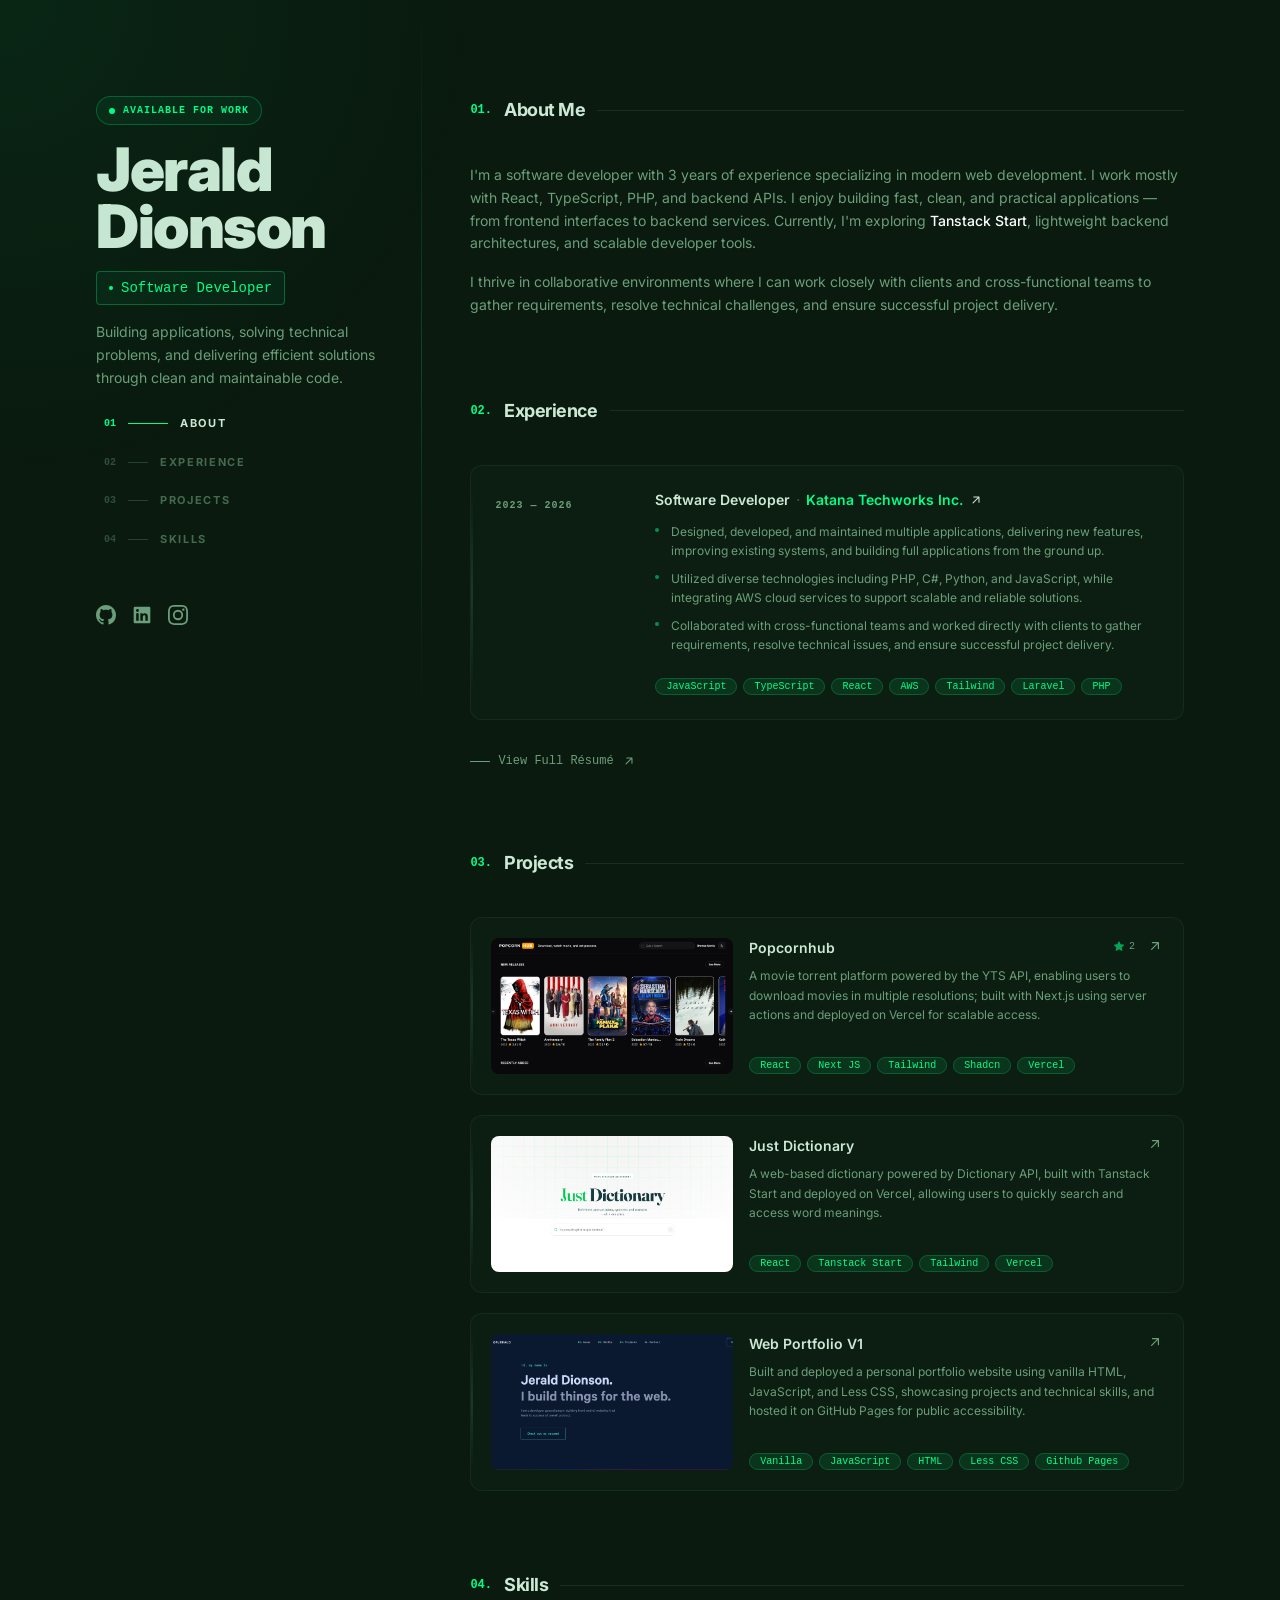
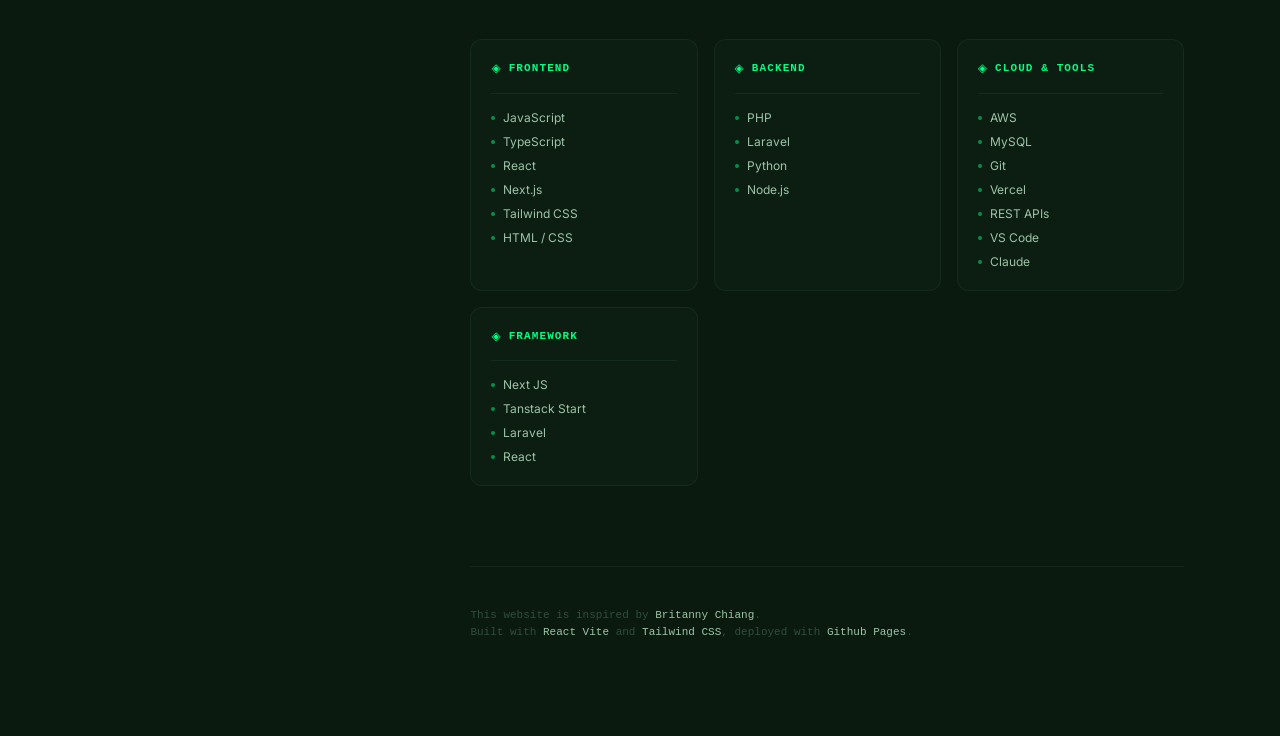
<file: index.html>
<!doctype html>
<html lang="en">
  <head>
    <meta charset="UTF-8" />
    <link rel="shortcut icon" href="/v1/images/vector-profile.jpg" type="image/x-icon">
    <meta name="viewport" content="width=device-width, initial-scale=1.0" />
    <title>Jerald Dionson</title>
    <link rel="preconnect" href="https://fonts.googleapis.com" />
    <link rel="preconnect" href="https://fonts.gstatic.com" crossorigin />
    <link href="https://fonts.googleapis.com/css2?family=Inter:wght@300;400;500;600;700&display=swap" rel="stylesheet" />
    <script type="module" crossorigin src="/assets/index-CzV-Qgep.js"></script>
    <link rel="stylesheet" crossorigin href="/assets/index-CBNiubvi.css">
  </head>
  <body>
    <div id="root"></div>
  </body>
</html>
</file>
<file: assets/index-CBNiubvi.css>
/*! tailwindcss v4.3.0 | MIT License | https://tailwindcss.com */
@layer properties{@supports (((-webkit-hyphens:none)) and (not (margin-trim:inline))) or ((-moz-orient:inline) and (not (color:rgb(from red r g b)))){*,:before,:after,::backdrop{--tw-rotate-x:initial;--tw-rotate-y:initial;--tw-rotate-z:initial;--tw-skew-x:initial;--tw-skew-y:initial;--tw-space-y-reverse:0;--tw-border-style:solid;--tw-gradient-position:initial;--tw-gradient-from:#0000;--tw-gradient-via:#0000;--tw-gradient-to:#0000;--tw-gradient-stops:initial;--tw-gradient-via-stops:initial;--tw-gradient-from-position:0%;--tw-gradient-via-position:50%;--tw-gradient-to-position:100%;--tw-leading:initial;--tw-font-weight:initial;--tw-tracking:initial;--tw-blur:initial;--tw-brightness:initial;--tw-contrast:initial;--tw-grayscale:initial;--tw-hue-rotate:initial;--tw-invert:initial;--tw-opacity:initial;--tw-saturate:initial;--tw-sepia:initial;--tw-drop-shadow:initial;--tw-drop-shadow-color:initial;--tw-drop-shadow-alpha:100%;--tw-drop-shadow-size:initial;--tw-duration:initial;--tw-translate-x:0;--tw-translate-y:0;--tw-translate-z:0;--tw-scale-x:1;--tw-scale-y:1;--tw-scale-z:1;--tw-shadow:0 0 #0000;--tw-shadow-color:initial;--tw-shadow-alpha:100%;--tw-inset-shadow:0 0 #0000;--tw-inset-shadow-color:initial;--tw-inset-shadow-alpha:100%;--tw-ring-color:initial;--tw-ring-shadow:0 0 #0000;--tw-inset-ring-color:initial;--tw-inset-ring-shadow:0 0 #0000;--tw-ring-inset:initial;--tw-ring-offset-width:0px;--tw-ring-offset-color:#fff;--tw-ring-offset-shadow:0 0 #0000}}}@layer theme{:root,:host{--font-sans:"Inter", system-ui, -apple-system, sans-serif;--font-mono:ui-monospace, SFMono-Regular, Menlo, Monaco, Consolas, "Liberation Mono", "Courier New", monospace;--color-black:#000;--color-white:#fff;--spacing:.25rem;--container-7xl:80rem;--text-xs:.75rem;--text-xs--line-height:calc(1 / .75);--text-sm:.875rem;--text-sm--line-height:calc(1.25 / .875);--text-lg:1.125rem;--text-lg--line-height:calc(1.75 / 1.125);--text-3xl:1.875rem;--text-3xl--line-height:calc(2.25 / 1.875);--text-5xl:3rem;--text-5xl--line-height:1;--text-6xl:3.75rem;--text-6xl--line-height:1;--font-weight-medium:500;--font-weight-semibold:600;--font-weight-bold:700;--font-weight-black:900;--tracking-tight:-.025em;--tracking-widest:.1em;--leading-relaxed:1.625;--radius-lg:.5rem;--radius-xl:.75rem;--animate-pulse:pulse 2s cubic-bezier(.4, 0, .6, 1) infinite;--blur-xl:24px;--default-transition-duration:.15s;--default-transition-timing-function:cubic-bezier(.4, 0, .2, 1);--default-font-family:var(--font-sans);--default-mono-font-family:var(--font-mono);--color-navy:#0a1a0f;--color-light-navy:#122a1a;--color-slate:#6b9e7a;--color-light-slate:#9dc4a8;--color-lightest-slate:#cde8d5;--color-teal:#0f8}}@layer base{*,:after,:before,::backdrop{box-sizing:border-box;border:0 solid;margin:0;padding:0}::file-selector-button{box-sizing:border-box;border:0 solid;margin:0;padding:0}html,:host{-webkit-text-size-adjust:100%;tab-size:4;line-height:1.5;font-family:var(--default-font-family,ui-sans-serif, system-ui, sans-serif, "Apple Color Emoji", "Segoe UI Emoji", "Segoe UI Symbol", "Noto Color Emoji");font-feature-settings:var(--default-font-feature-settings,normal);font-variation-settings:var(--default-font-variation-settings,normal);-webkit-tap-highlight-color:transparent}hr{height:0;color:inherit;border-top-width:1px}abbr:where([title]){-webkit-text-decoration:underline dotted;text-decoration:underline dotted}h1,h2,h3,h4,h5,h6{font-size:inherit;font-weight:inherit}a{color:inherit;-webkit-text-decoration:inherit;-webkit-text-decoration:inherit;-webkit-text-decoration:inherit;-webkit-text-decoration:inherit;text-decoration:inherit}b,strong{font-weight:bolder}code,kbd,samp,pre{font-family:var(--default-mono-font-family,ui-monospace, SFMono-Regular, Menlo, Monaco, Consolas, "Liberation Mono", "Courier New", monospace);font-feature-settings:var(--default-mono-font-feature-settings,normal);font-variation-settings:var(--default-mono-font-variation-settings,normal);font-size:1em}small{font-size:80%}sub,sup{vertical-align:baseline;font-size:75%;line-height:0;position:relative}sub{bottom:-.25em}sup{top:-.5em}table{text-indent:0;border-color:inherit;border-collapse:collapse}:-moz-focusring{outline:auto}progress{vertical-align:baseline}summary{display:list-item}ol,ul,menu{list-style:none}img,svg,video,canvas,audio,iframe,embed,object{vertical-align:middle;display:block}img,video{max-width:100%;height:auto}button,input,select,optgroup,textarea{font:inherit;font-feature-settings:inherit;font-variation-settings:inherit;letter-spacing:inherit;color:inherit;opacity:1;background-color:#0000;border-radius:0}::file-selector-button{font:inherit;font-feature-settings:inherit;font-variation-settings:inherit;letter-spacing:inherit;color:inherit;opacity:1;background-color:#0000;border-radius:0}:where(select:is([multiple],[size])) optgroup{font-weight:bolder}:where(select:is([multiple],[size])) optgroup option{padding-inline-start:20px}::file-selector-button{margin-inline-end:4px}::placeholder{opacity:1}@supports (not ((-webkit-appearance:-apple-pay-button))) or (contain-intrinsic-size:1px){::placeholder{color:currentColor}@supports (color:color-mix(in lab, red, red)){::placeholder{color:color-mix(in oklab, currentcolor 50%, transparent)}}}textarea{resize:vertical}::-webkit-search-decoration{-webkit-appearance:none}::-webkit-date-and-time-value{min-height:1lh;text-align:inherit}::-webkit-datetime-edit{display:inline-flex}::-webkit-datetime-edit-fields-wrapper{padding:0}::-webkit-datetime-edit{padding-block:0}::-webkit-datetime-edit-year-field{padding-block:0}::-webkit-datetime-edit-month-field{padding-block:0}::-webkit-datetime-edit-day-field{padding-block:0}::-webkit-datetime-edit-hour-field{padding-block:0}::-webkit-datetime-edit-minute-field{padding-block:0}::-webkit-datetime-edit-second-field{padding-block:0}::-webkit-datetime-edit-millisecond-field{padding-block:0}::-webkit-datetime-edit-meridiem-field{padding-block:0}::-webkit-calendar-picker-indicator{line-height:1}:-moz-ui-invalid{box-shadow:none}button,input:where([type=button],[type=reset],[type=submit]){appearance:button}::file-selector-button{appearance:button}::-webkit-inner-spin-button{height:auto}::-webkit-outer-spin-button{height:auto}[hidden]:where(:not([hidden=until-found])){display:none!important}}@layer components;@layer utilities{.pointer-events-none{pointer-events:none}.absolute{position:absolute}.fixed{position:fixed}.relative{position:relative}.inset-0{inset:calc(var(--spacing) * 0)}.-top-6{top:calc(var(--spacing) * -6)}.top-0{top:calc(var(--spacing) * 0)}.top-5{top:calc(var(--spacing) * 5)}.top-6{top:calc(var(--spacing) * 6)}.-right-6{right:calc(var(--spacing) * -6)}.right-0{right:calc(var(--spacing) * 0)}.bottom-5{bottom:calc(var(--spacing) * 5)}.bottom-6{bottom:calc(var(--spacing) * 6)}.left-0{left:calc(var(--spacing) * 0)}.z-30{z-index:30}.mx-auto{margin-inline:auto}.mt-1\.5{margin-top:calc(var(--spacing) * 1.5)}.mt-3{margin-top:calc(var(--spacing) * 3)}.mt-4{margin-top:calc(var(--spacing) * 4)}.mt-6{margin-top:calc(var(--spacing) * 6)}.mt-12{margin-top:calc(var(--spacing) * 12)}.mb-2{margin-bottom:calc(var(--spacing) * 2)}.mb-3{margin-bottom:calc(var(--spacing) * 3)}.mb-4{margin-bottom:calc(var(--spacing) * 4)}.mb-10{margin-bottom:calc(var(--spacing) * 10)}.block{display:block}.flex{display:flex}.grid{display:grid}.hidden{display:none}.inline{display:inline}.inline-flex{display:inline-flex}.h-1{height:calc(var(--spacing) * 1)}.h-1\.5{height:calc(var(--spacing) * 1.5)}.h-3{height:calc(var(--spacing) * 3)}.h-3\.5{height:calc(var(--spacing) * 3.5)}.h-4{height:calc(var(--spacing) * 4)}.h-5{height:calc(var(--spacing) * 5)}.h-16{height:calc(var(--spacing) * 16)}.h-full{height:100%}.h-px{height:1px}.w-0\.5{width:calc(var(--spacing) * .5)}.w-1{width:calc(var(--spacing) * 1)}.w-1\.5{width:calc(var(--spacing) * 1.5)}.w-3{width:calc(var(--spacing) * 3)}.w-3\.5{width:calc(var(--spacing) * 3.5)}.w-4{width:calc(var(--spacing) * 4)}.w-5{width:calc(var(--spacing) * 5)}.w-10{width:calc(var(--spacing) * 10)}.w-16{width:calc(var(--spacing) * 16)}.w-full{width:100%}.w-px{width:1px}.max-w-7xl{max-width:var(--container-7xl)}.max-w-70{max-width:calc(var(--spacing) * 70)}.flex-1{flex:1}.shrink-0{flex-shrink:0}.transform{transform:var(--tw-rotate-x,) var(--tw-rotate-y,) var(--tw-rotate-z,) var(--tw-skew-x,) var(--tw-skew-y,)}.animate-pulse{animation:var(--animate-pulse)}.scroll-mt-20{scroll-margin-top:calc(var(--spacing) * 20)}.grid-cols-1{grid-template-columns:repeat(1,minmax(0,1fr))}.flex-col{flex-direction:column}.flex-wrap{flex-wrap:wrap}.items-center{align-items:center}.items-start{align-items:flex-start}.justify-between{justify-content:space-between}.justify-center{justify-content:center}.gap-1{gap:calc(var(--spacing) * 1)}.gap-1\.5{gap:calc(var(--spacing) * 1.5)}.gap-2{gap:calc(var(--spacing) * 2)}.gap-3{gap:calc(var(--spacing) * 3)}.gap-4{gap:calc(var(--spacing) * 4)}:where(.space-y-0\.5>:not(:last-child)){--tw-space-y-reverse:0;margin-block-start:calc(calc(var(--spacing) * .5) * var(--tw-space-y-reverse));margin-block-end:calc(calc(var(--spacing) * .5) * calc(1 - var(--tw-space-y-reverse)))}:where(.space-y-2>:not(:last-child)){--tw-space-y-reverse:0;margin-block-start:calc(calc(var(--spacing) * 2) * var(--tw-space-y-reverse));margin-block-end:calc(calc(var(--spacing) * 2) * calc(1 - var(--tw-space-y-reverse)))}:where(.space-y-4>:not(:last-child)){--tw-space-y-reverse:0;margin-block-start:calc(calc(var(--spacing) * 4) * var(--tw-space-y-reverse));margin-block-end:calc(calc(var(--spacing) * 4) * calc(1 - var(--tw-space-y-reverse)))}:where(.space-y-5>:not(:last-child)){--tw-space-y-reverse:0;margin-block-start:calc(calc(var(--spacing) * 5) * var(--tw-space-y-reverse));margin-block-end:calc(calc(var(--spacing) * 5) * calc(1 - var(--tw-space-y-reverse)))}.overflow-hidden{overflow:hidden}.rounded{border-radius:.25rem}.rounded-full{border-radius:3.40282e38px}.rounded-lg{border-radius:var(--radius-lg)}.rounded-xl{border-radius:var(--radius-xl)}.rounded-r{border-top-right-radius:.25rem;border-bottom-right-radius:.25rem}.border{border-style:var(--tw-border-style);border-width:1px}.border-t{border-top-style:var(--tw-border-style);border-top-width:1px}.border-slate\/10{border-color:#6b9e7a1a}@supports (color:color-mix(in lab, red, red)){.border-slate\/10{border-color:color-mix(in oklab, var(--color-slate) 10%, transparent)}}.border-teal\/20{border-color:#0f83}@supports (color:color-mix(in lab, red, red)){.border-teal\/20{border-color:color-mix(in oklab, var(--color-teal) 20%, transparent)}}.border-teal\/25{border-color:#00ff8840}@supports (color:color-mix(in lab, red, red)){.border-teal\/25{border-color:color-mix(in oklab, var(--color-teal) 25%, transparent)}}.border-teal\/30{border-color:#00ff884d}@supports (color:color-mix(in lab, red, red)){.border-teal\/30{border-color:color-mix(in oklab, var(--color-teal) 30%, transparent)}}.bg-current{background-color:currentColor}.bg-light-navy\/30{background-color:#122a1a4d}@supports (color:color-mix(in lab, red, red)){.bg-light-navy\/30{background-color:color-mix(in oklab, var(--color-light-navy) 30%, transparent)}}.bg-navy{background-color:var(--color-navy)}.bg-navy\/60{background-color:#0a1a0f99}@supports (color:color-mix(in lab, red, red)){.bg-navy\/60{background-color:color-mix(in oklab, var(--color-navy) 60%, transparent)}}.bg-slate\/10{background-color:#6b9e7a1a}@supports (color:color-mix(in lab, red, red)){.bg-slate\/10{background-color:color-mix(in oklab, var(--color-slate) 10%, transparent)}}.bg-slate\/15{background-color:#6b9e7a26}@supports (color:color-mix(in lab, red, red)){.bg-slate\/15{background-color:color-mix(in oklab, var(--color-slate) 15%, transparent)}}.bg-slate\/30{background-color:#6b9e7a4d}@supports (color:color-mix(in lab, red, red)){.bg-slate\/30{background-color:color-mix(in oklab, var(--color-slate) 30%, transparent)}}.bg-teal{background-color:var(--color-teal)}.bg-teal\/5{background-color:#00ff880d}@supports (color:color-mix(in lab, red, red)){.bg-teal\/5{background-color:color-mix(in oklab, var(--color-teal) 5%, transparent)}}.bg-teal\/10{background-color:#00ff881a}@supports (color:color-mix(in lab, red, red)){.bg-teal\/10{background-color:color-mix(in oklab, var(--color-teal) 10%, transparent)}}.bg-teal\/50{background-color:#00ff8880}@supports (color:color-mix(in lab, red, red)){.bg-teal\/50{background-color:color-mix(in oklab, var(--color-teal) 50%, transparent)}}.bg-linear-to-b{--tw-gradient-position:to bottom}@supports (background-image:linear-gradient(in lab, red, red)){.bg-linear-to-b{--tw-gradient-position:to bottom in oklab}}.bg-linear-to-b{background-image:linear-gradient(var(--tw-gradient-stops))}.bg-linear-to-br{--tw-gradient-position:to bottom right}@supports (background-image:linear-gradient(in lab, red, red)){.bg-linear-to-br{--tw-gradient-position:to bottom right in oklab}}.bg-linear-to-br{background-image:linear-gradient(var(--tw-gradient-stops))}.from-teal\/10{--tw-gradient-from:#00ff881a}@supports (color:color-mix(in lab, red, red)){.from-teal\/10{--tw-gradient-from:color-mix(in oklab, var(--color-teal) 10%, transparent)}}.from-teal\/10{--tw-gradient-stops:var(--tw-gradient-via-stops,var(--tw-gradient-position), var(--tw-gradient-from) var(--tw-gradient-from-position), var(--tw-gradient-to) var(--tw-gradient-to-position))}.from-transparent{--tw-gradient-from:transparent;--tw-gradient-stops:var(--tw-gradient-via-stops,var(--tw-gradient-position), var(--tw-gradient-from) var(--tw-gradient-from-position), var(--tw-gradient-to) var(--tw-gradient-to-position))}.via-navy{--tw-gradient-via:var(--color-navy);--tw-gradient-via-stops:var(--tw-gradient-position), var(--tw-gradient-from) var(--tw-gradient-from-position), var(--tw-gradient-via) var(--tw-gradient-via-position), var(--tw-gradient-to) var(--tw-gradient-to-position);--tw-gradient-stops:var(--tw-gradient-via-stops)}.via-slate\/20{--tw-gradient-via:#6b9e7a33}@supports (color:color-mix(in lab, red, red)){.via-slate\/20{--tw-gradient-via:color-mix(in oklab, var(--color-slate) 20%, transparent)}}.via-slate\/20{--tw-gradient-via-stops:var(--tw-gradient-position), var(--tw-gradient-from) var(--tw-gradient-from-position), var(--tw-gradient-via) var(--tw-gradient-via-position), var(--tw-gradient-to) var(--tw-gradient-to-position);--tw-gradient-stops:var(--tw-gradient-via-stops)}.via-teal\/20{--tw-gradient-via:#0f83}@supports (color:color-mix(in lab, red, red)){.via-teal\/20{--tw-gradient-via:color-mix(in oklab, var(--color-teal) 20%, transparent)}}.via-teal\/20{--tw-gradient-via-stops:var(--tw-gradient-position), var(--tw-gradient-from) var(--tw-gradient-from-position), var(--tw-gradient-via) var(--tw-gradient-via-position), var(--tw-gradient-to) var(--tw-gradient-to-position);--tw-gradient-stops:var(--tw-gradient-via-stops)}.to-light-navy{--tw-gradient-to:var(--color-light-navy);--tw-gradient-stops:var(--tw-gradient-via-stops,var(--tw-gradient-position), var(--tw-gradient-from) var(--tw-gradient-from-position), var(--tw-gradient-to) var(--tw-gradient-to-position))}.to-transparent{--tw-gradient-to:transparent;--tw-gradient-stops:var(--tw-gradient-via-stops,var(--tw-gradient-position), var(--tw-gradient-from) var(--tw-gradient-from-position), var(--tw-gradient-to) var(--tw-gradient-to-position))}.object-cover{object-fit:cover}.p-5{padding:calc(var(--spacing) * 5)}.p-6{padding:calc(var(--spacing) * 6)}.px-2\.5{padding-inline:calc(var(--spacing) * 2.5)}.px-3{padding-inline:calc(var(--spacing) * 3)}.px-6{padding-inline:calc(var(--spacing) * 6)}.py-0\.5{padding-block:calc(var(--spacing) * .5)}.py-1\.5{padding-block:calc(var(--spacing) * 1.5)}.py-2\.5{padding-block:calc(var(--spacing) * 2.5)}.pt-10{padding-top:calc(var(--spacing) * 10)}.pt-12{padding-top:calc(var(--spacing) * 12)}.pt-16{padding-top:calc(var(--spacing) * 16)}.pb-16{padding-bottom:calc(var(--spacing) * 16)}.pb-20{padding-bottom:calc(var(--spacing) * 20)}.text-right{text-align:right}.font-mono{font-family:var(--font-mono)}.font-sans{font-family:var(--font-sans)}.text-3xl{font-size:var(--text-3xl);line-height:var(--tw-leading,var(--text-3xl--line-height))}.text-5xl{font-size:var(--text-5xl);line-height:var(--tw-leading,var(--text-5xl--line-height))}.text-lg{font-size:var(--text-lg);line-height:var(--tw-leading,var(--text-lg--line-height))}.text-sm{font-size:var(--text-sm);line-height:var(--tw-leading,var(--text-sm--line-height))}.text-xs{font-size:var(--text-xs);line-height:var(--tw-leading,var(--text-xs--line-height))}.text-\[10px\]{font-size:10px}.text-\[11px\]{font-size:11px}.leading-\[0\.95\]{--tw-leading:.95;line-height:.95}.leading-relaxed{--tw-leading:var(--leading-relaxed);line-height:var(--leading-relaxed)}.font-black{--tw-font-weight:var(--font-weight-black);font-weight:var(--font-weight-black)}.font-bold{--tw-font-weight:var(--font-weight-bold);font-weight:var(--font-weight-bold)}.font-medium{--tw-font-weight:var(--font-weight-medium);font-weight:var(--font-weight-medium)}.font-semibold{--tw-font-weight:var(--font-weight-semibold);font-weight:var(--font-weight-semibold)}.tracking-\[0\.15em\]{--tw-tracking:.15em;letter-spacing:.15em}.tracking-tight{--tw-tracking:var(--tracking-tight);letter-spacing:var(--tracking-tight)}.tracking-widest{--tw-tracking:var(--tracking-widest);letter-spacing:var(--tracking-widest)}.whitespace-nowrap{white-space:nowrap}.text-light-slate{color:var(--color-light-slate)}.text-lightest-slate{color:var(--color-lightest-slate)}.text-slate{color:var(--color-slate)}.text-slate\/40{color:#6b9e7a66}@supports (color:color-mix(in lab, red, red)){.text-slate\/40{color:color-mix(in oklab, var(--color-slate) 40%, transparent)}}.text-slate\/60{color:#6b9e7a99}@supports (color:color-mix(in lab, red, red)){.text-slate\/60{color:color-mix(in oklab, var(--color-slate) 60%, transparent)}}.text-teal{color:var(--color-teal)}.text-teal\/20{color:#0f83}@supports (color:color-mix(in lab, red, red)){.text-teal\/20{color:color-mix(in oklab, var(--color-teal) 20%, transparent)}}.text-teal\/60{color:#0f89}@supports (color:color-mix(in lab, red, red)){.text-teal\/60{color:color-mix(in oklab, var(--color-teal) 60%, transparent)}}.text-white{color:var(--color-white)}.uppercase{text-transform:uppercase}.opacity-0{opacity:0}.blur-xl{--tw-blur:blur(var(--blur-xl));filter:var(--tw-blur,) var(--tw-brightness,) var(--tw-contrast,) var(--tw-grayscale,) var(--tw-hue-rotate,) var(--tw-invert,) var(--tw-saturate,) var(--tw-sepia,) var(--tw-drop-shadow,)}.filter{filter:var(--tw-blur,) var(--tw-brightness,) var(--tw-contrast,) var(--tw-grayscale,) var(--tw-hue-rotate,) var(--tw-invert,) var(--tw-saturate,) var(--tw-sepia,) var(--tw-drop-shadow,)}.transition{transition-property:color,background-color,border-color,outline-color,text-decoration-color,fill,stroke,--tw-gradient-from,--tw-gradient-via,--tw-gradient-to,opacity,box-shadow,transform,translate,scale,rotate,filter,-webkit-backdrop-filter,backdrop-filter,display,content-visibility,overlay,pointer-events;transition-timing-function:var(--tw-ease,var(--default-transition-timing-function));transition-duration:var(--tw-duration,var(--default-transition-duration))}.transition-all{transition-property:all;transition-timing-function:var(--tw-ease,var(--default-transition-timing-function));transition-duration:var(--tw-duration,var(--default-transition-duration))}.transition-colors{transition-property:color,background-color,border-color,outline-color,text-decoration-color,fill,stroke,--tw-gradient-from,--tw-gradient-via,--tw-gradient-to;transition-timing-function:var(--tw-ease,var(--default-transition-timing-function));transition-duration:var(--tw-duration,var(--default-transition-duration))}.transition-opacity{transition-property:opacity;transition-timing-function:var(--tw-ease,var(--default-transition-timing-function));transition-duration:var(--tw-duration,var(--default-transition-duration))}.transition-transform{transition-property:transform,translate,scale,rotate;transition-timing-function:var(--tw-ease,var(--default-transition-timing-function));transition-duration:var(--tw-duration,var(--default-transition-duration))}.duration-200{--tw-duration:.2s;transition-duration:.2s}.duration-300{--tw-duration:.3s;transition-duration:.3s}.duration-500{--tw-duration:.5s;transition-duration:.5s}@media (hover:hover){.group-hover\:w-8:is(:where(.group):hover *){width:calc(var(--spacing) * 8)}.group-hover\:w-10:is(:where(.group):hover *){width:calc(var(--spacing) * 10)}.group-hover\:translate-x-0\.5:is(:where(.group):hover *){--tw-translate-x:calc(var(--spacing) * .5);translate:var(--tw-translate-x) var(--tw-translate-y)}.group-hover\:-translate-y-0\.5:is(:where(.group):hover *){--tw-translate-y:calc(var(--spacing) * -.5);translate:var(--tw-translate-x) var(--tw-translate-y)}.group-hover\:scale-105:is(:where(.group):hover *){--tw-scale-x:105%;--tw-scale-y:105%;--tw-scale-z:105%;scale:var(--tw-scale-x) var(--tw-scale-y)}.group-hover\:bg-slate\/60:is(:where(.group):hover *){background-color:#6b9e7a99}@supports (color:color-mix(in lab, red, red)){.group-hover\:bg-slate\/60:is(:where(.group):hover *){background-color:color-mix(in oklab, var(--color-slate) 60%, transparent)}}.group-hover\:bg-teal:is(:where(.group):hover *){background-color:var(--color-teal)}.group-hover\:bg-teal\/20:is(:where(.group):hover *){background-color:#0f83}@supports (color:color-mix(in lab, red, red)){.group-hover\:bg-teal\/20:is(:where(.group):hover *){background-color:color-mix(in oklab, var(--color-teal) 20%, transparent)}}.group-hover\:via-teal:is(:where(.group):hover *){--tw-gradient-via:var(--color-teal);--tw-gradient-via-stops:var(--tw-gradient-position), var(--tw-gradient-from) var(--tw-gradient-from-position), var(--tw-gradient-via) var(--tw-gradient-via-position), var(--tw-gradient-to) var(--tw-gradient-to-position);--tw-gradient-stops:var(--tw-gradient-via-stops)}.group-hover\:text-lightest-slate:is(:where(.group):hover *){color:var(--color-lightest-slate)}.group-hover\:text-slate\/70:is(:where(.group):hover *){color:#6b9e7ab3}@supports (color:color-mix(in lab, red, red)){.group-hover\:text-slate\/70:is(:where(.group):hover *){color:color-mix(in oklab, var(--color-slate) 70%, transparent)}}.group-hover\:opacity-100:is(:where(.group):hover *){opacity:1}.hover\:-translate-y-0\.5:hover{--tw-translate-y:calc(var(--spacing) * -.5);translate:var(--tw-translate-x) var(--tw-translate-y)}.hover\:border-teal\/30:hover{border-color:#00ff884d}@supports (color:color-mix(in lab, red, red)){.hover\:border-teal\/30:hover{border-color:color-mix(in oklab, var(--color-teal) 30%, transparent)}}.hover\:bg-light-navy\/50:hover{background-color:#122a1a80}@supports (color:color-mix(in lab, red, red)){.hover\:bg-light-navy\/50:hover{background-color:color-mix(in oklab, var(--color-light-navy) 50%, transparent)}}.hover\:bg-light-navy\/60:hover{background-color:#122a1a99}@supports (color:color-mix(in lab, red, red)){.hover\:bg-light-navy\/60:hover{background-color:color-mix(in oklab, var(--color-light-navy) 60%, transparent)}}.hover\:text-teal:hover{color:var(--color-teal)}.hover\:shadow-lg:hover{--tw-shadow:0 10px 15px -3px var(--tw-shadow-color,#0000001a), 0 4px 6px -4px var(--tw-shadow-color,#0000001a);box-shadow:var(--tw-inset-shadow), var(--tw-inset-ring-shadow), var(--tw-ring-offset-shadow), var(--tw-ring-shadow), var(--tw-shadow)}.hover\:shadow-xl:hover{--tw-shadow:0 20px 25px -5px var(--tw-shadow-color,#0000001a), 0 8px 10px -6px var(--tw-shadow-color,#0000001a);box-shadow:var(--tw-inset-shadow), var(--tw-inset-ring-shadow), var(--tw-ring-offset-shadow), var(--tw-ring-shadow), var(--tw-shadow)}.hover\:shadow-black\/20:hover{--tw-shadow-color:#0003}@supports (color:color-mix(in lab, red, red)){.hover\:shadow-black\/20:hover{--tw-shadow-color:color-mix(in oklab, color-mix(in oklab, var(--color-black) 20%, transparent) var(--tw-shadow-alpha), transparent)}}.hover\:shadow-teal\/5:hover{--tw-shadow-color:#00ff880d}@supports (color:color-mix(in lab, red, red)){.hover\:shadow-teal\/5:hover{--tw-shadow-color:color-mix(in oklab, color-mix(in oklab, var(--color-teal) 5%, transparent) var(--tw-shadow-alpha), transparent)}}}@media (width>=40rem){.sm\:col-span-3{grid-column:span 3/span 3}.sm\:col-span-5{grid-column:span 5/span 5}.sm\:mb-0{margin-bottom:calc(var(--spacing) * 0)}.sm\:flex{display:flex}.sm\:w-32{width:calc(var(--spacing) * 32)}.sm\:grid-cols-3{grid-template-columns:repeat(3,minmax(0,1fr))}.sm\:grid-cols-8{grid-template-columns:repeat(8,minmax(0,1fr))}.sm\:items-start{align-items:flex-start}.sm\:gap-8{gap:calc(var(--spacing) * 8)}.sm\:text-6xl{font-size:var(--text-6xl);line-height:var(--tw-leading,var(--text-6xl--line-height))}}@media (width>=48rem){.md\:px-12{padding-inline:calc(var(--spacing) * 12)}}@media (width>=64rem){.lg\:sticky{position:sticky}.lg\:top-0{top:calc(var(--spacing) * 0)}.lg\:block{display:block}.lg\:flex{display:flex}.lg\:max-h-screen{max-height:100vh}.lg\:w-\[30\%\]{width:30%}.lg\:flex-1{flex:1}.lg\:flex-col{flex-direction:column}.lg\:items-start{align-items:flex-start}.lg\:justify-between{justify-content:space-between}.lg\:gap-12{gap:calc(var(--spacing) * 12)}.lg\:px-24{padding-inline:calc(var(--spacing) * 24)}.lg\:py-24{padding-block:calc(var(--spacing) * 24)}.lg\:pt-0{padding-top:calc(var(--spacing) * 0)}@media (hover:hover){.lg\:group-hover\/list\:opacity-50:is(:where(.group\/list):hover *){opacity:.5}.lg\:hover\:opacity-100\!:hover{opacity:1!important}}}}html{scroll-behavior:smooth}body{margin:0}::selection{color:#0f8;background-color:#0f83}:focus-visible{outline-offset:3px;border-radius:2px;outline:2px solid #0f8}@property --tw-rotate-x{syntax:"*";inherits:false}@property --tw-rotate-y{syntax:"*";inherits:false}@property --tw-rotate-z{syntax:"*";inherits:false}@property --tw-skew-x{syntax:"*";inherits:false}@property --tw-skew-y{syntax:"*";inherits:false}@property --tw-space-y-reverse{syntax:"*";inherits:false;initial-value:0}@property --tw-border-style{syntax:"*";inherits:false;initial-value:solid}@property --tw-gradient-position{syntax:"*";inherits:false}@property --tw-gradient-from{syntax:"<color>";inherits:false;initial-value:#0000}@property --tw-gradient-via{syntax:"<color>";inherits:false;initial-value:#0000}@property --tw-gradient-to{syntax:"<color>";inherits:false;initial-value:#0000}@property --tw-gradient-stops{syntax:"*";inherits:false}@property --tw-gradient-via-stops{syntax:"*";inherits:false}@property --tw-gradient-from-position{syntax:"<length-percentage>";inherits:false;initial-value:0%}@property --tw-gradient-via-position{syntax:"<length-percentage>";inherits:false;initial-value:50%}@property --tw-gradient-to-position{syntax:"<length-percentage>";inherits:false;initial-value:100%}@property --tw-leading{syntax:"*";inherits:false}@property --tw-font-weight{syntax:"*";inherits:false}@property --tw-tracking{syntax:"*";inherits:false}@property --tw-blur{syntax:"*";inherits:false}@property --tw-brightness{syntax:"*";inherits:false}@property --tw-contrast{syntax:"*";inherits:false}@property --tw-grayscale{syntax:"*";inherits:false}@property --tw-hue-rotate{syntax:"*";inherits:false}@property --tw-invert{syntax:"*";inherits:false}@property --tw-opacity{syntax:"*";inherits:false}@property --tw-saturate{syntax:"*";inherits:false}@property --tw-sepia{syntax:"*";inherits:false}@property --tw-drop-shadow{syntax:"*";inherits:false}@property --tw-drop-shadow-color{syntax:"*";inherits:false}@property --tw-drop-shadow-alpha{syntax:"<percentage>";inherits:false;initial-value:100%}@property --tw-drop-shadow-size{syntax:"*";inherits:false}@property --tw-duration{syntax:"*";inherits:false}@property --tw-translate-x{syntax:"*";inherits:false;initial-value:0}@property --tw-translate-y{syntax:"*";inherits:false;initial-value:0}@property --tw-translate-z{syntax:"*";inherits:false;initial-value:0}@property --tw-scale-x{syntax:"*";inherits:false;initial-value:1}@property --tw-scale-y{syntax:"*";inherits:false;initial-value:1}@property --tw-scale-z{syntax:"*";inherits:false;initial-value:1}@property --tw-shadow{syntax:"*";inherits:false;initial-value:0 0 #0000}@property --tw-shadow-color{syntax:"*";inherits:false}@property --tw-shadow-alpha{syntax:"<percentage>";inherits:false;initial-value:100%}@property --tw-inset-shadow{syntax:"*";inherits:false;initial-value:0 0 #0000}@property --tw-inset-shadow-color{syntax:"*";inherits:false}@property --tw-inset-shadow-alpha{syntax:"<percentage>";inherits:false;initial-value:100%}@property --tw-ring-color{syntax:"*";inherits:false}@property --tw-ring-shadow{syntax:"*";inherits:false;initial-value:0 0 #0000}@property --tw-inset-ring-color{syntax:"*";inherits:false}@property --tw-inset-ring-shadow{syntax:"*";inherits:false;initial-value:0 0 #0000}@property --tw-ring-inset{syntax:"*";inherits:false}@property --tw-ring-offset-width{syntax:"<length>";inherits:false;initial-value:0}@property --tw-ring-offset-color{syntax:"*";inherits:false;initial-value:#fff}@property --tw-ring-offset-shadow{syntax:"*";inherits:false;initial-value:0 0 #0000}@keyframes pulse{50%{opacity:.5}}
</file>
